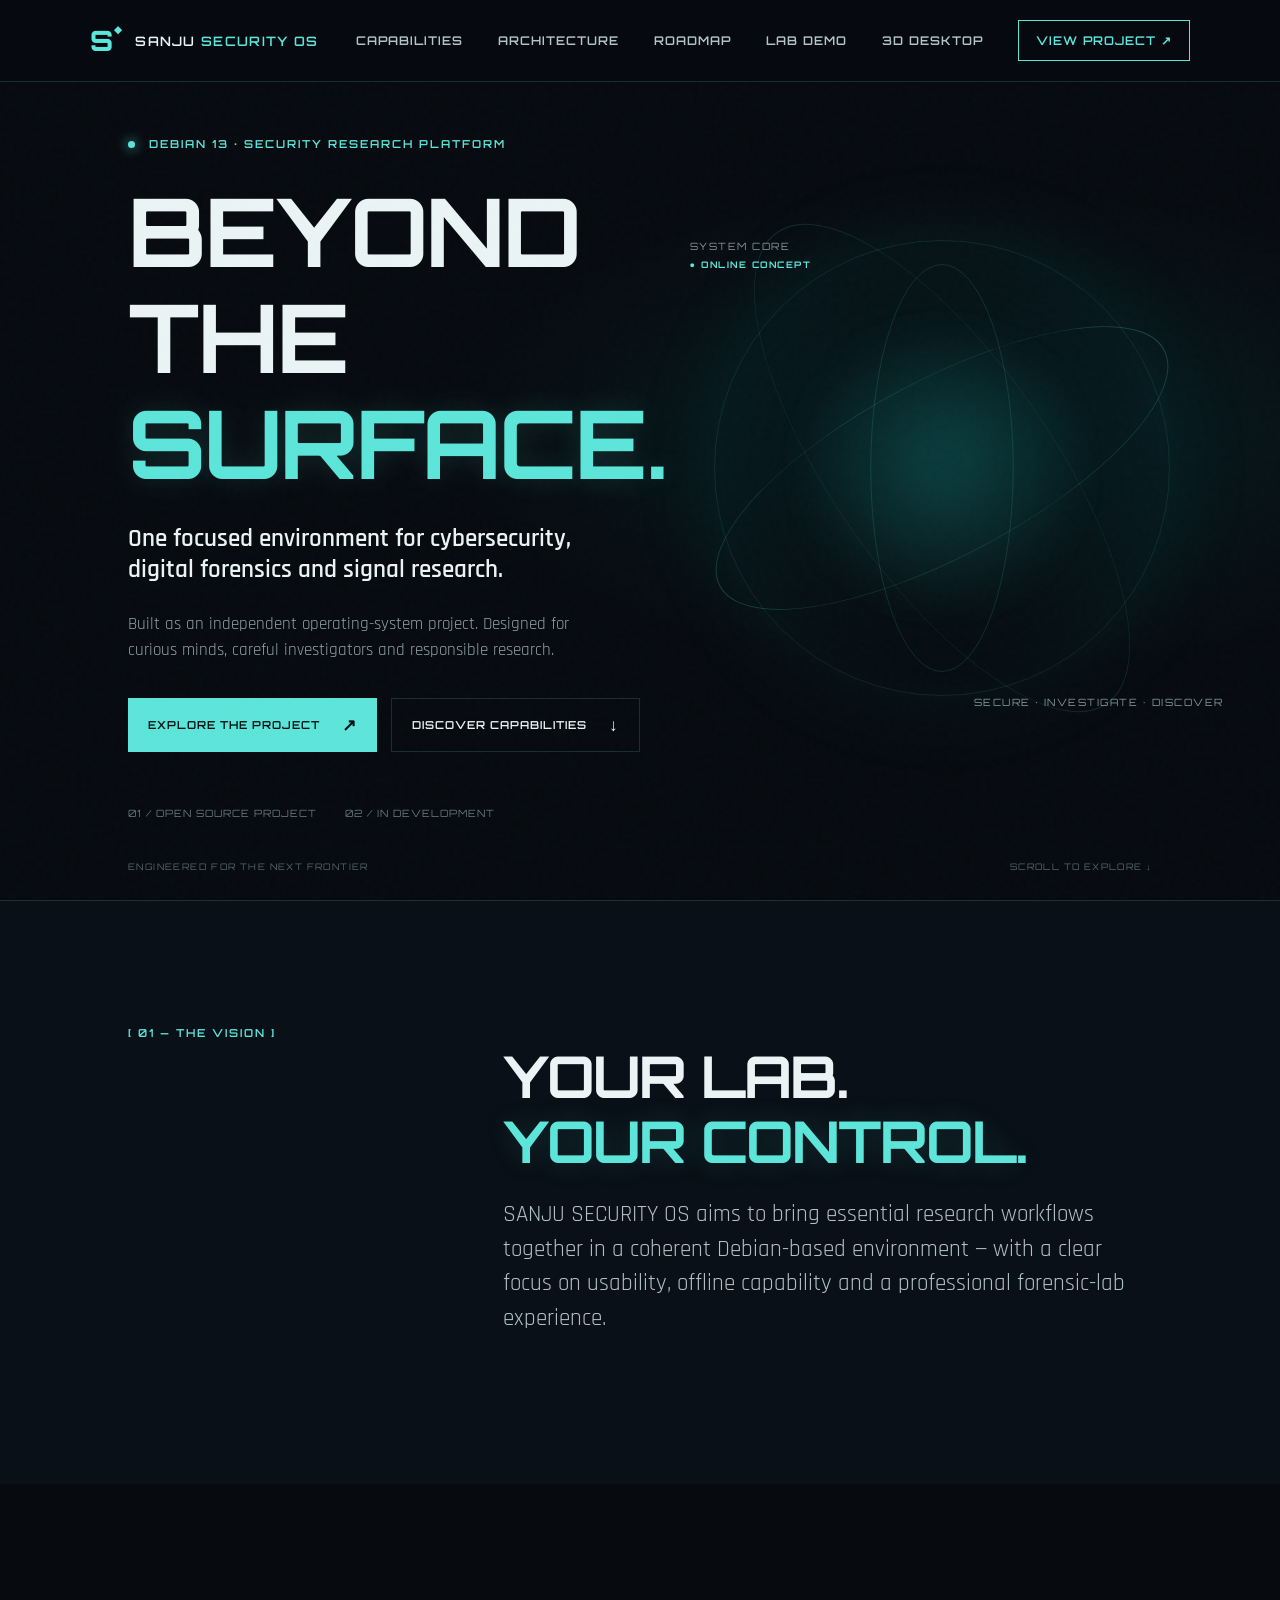
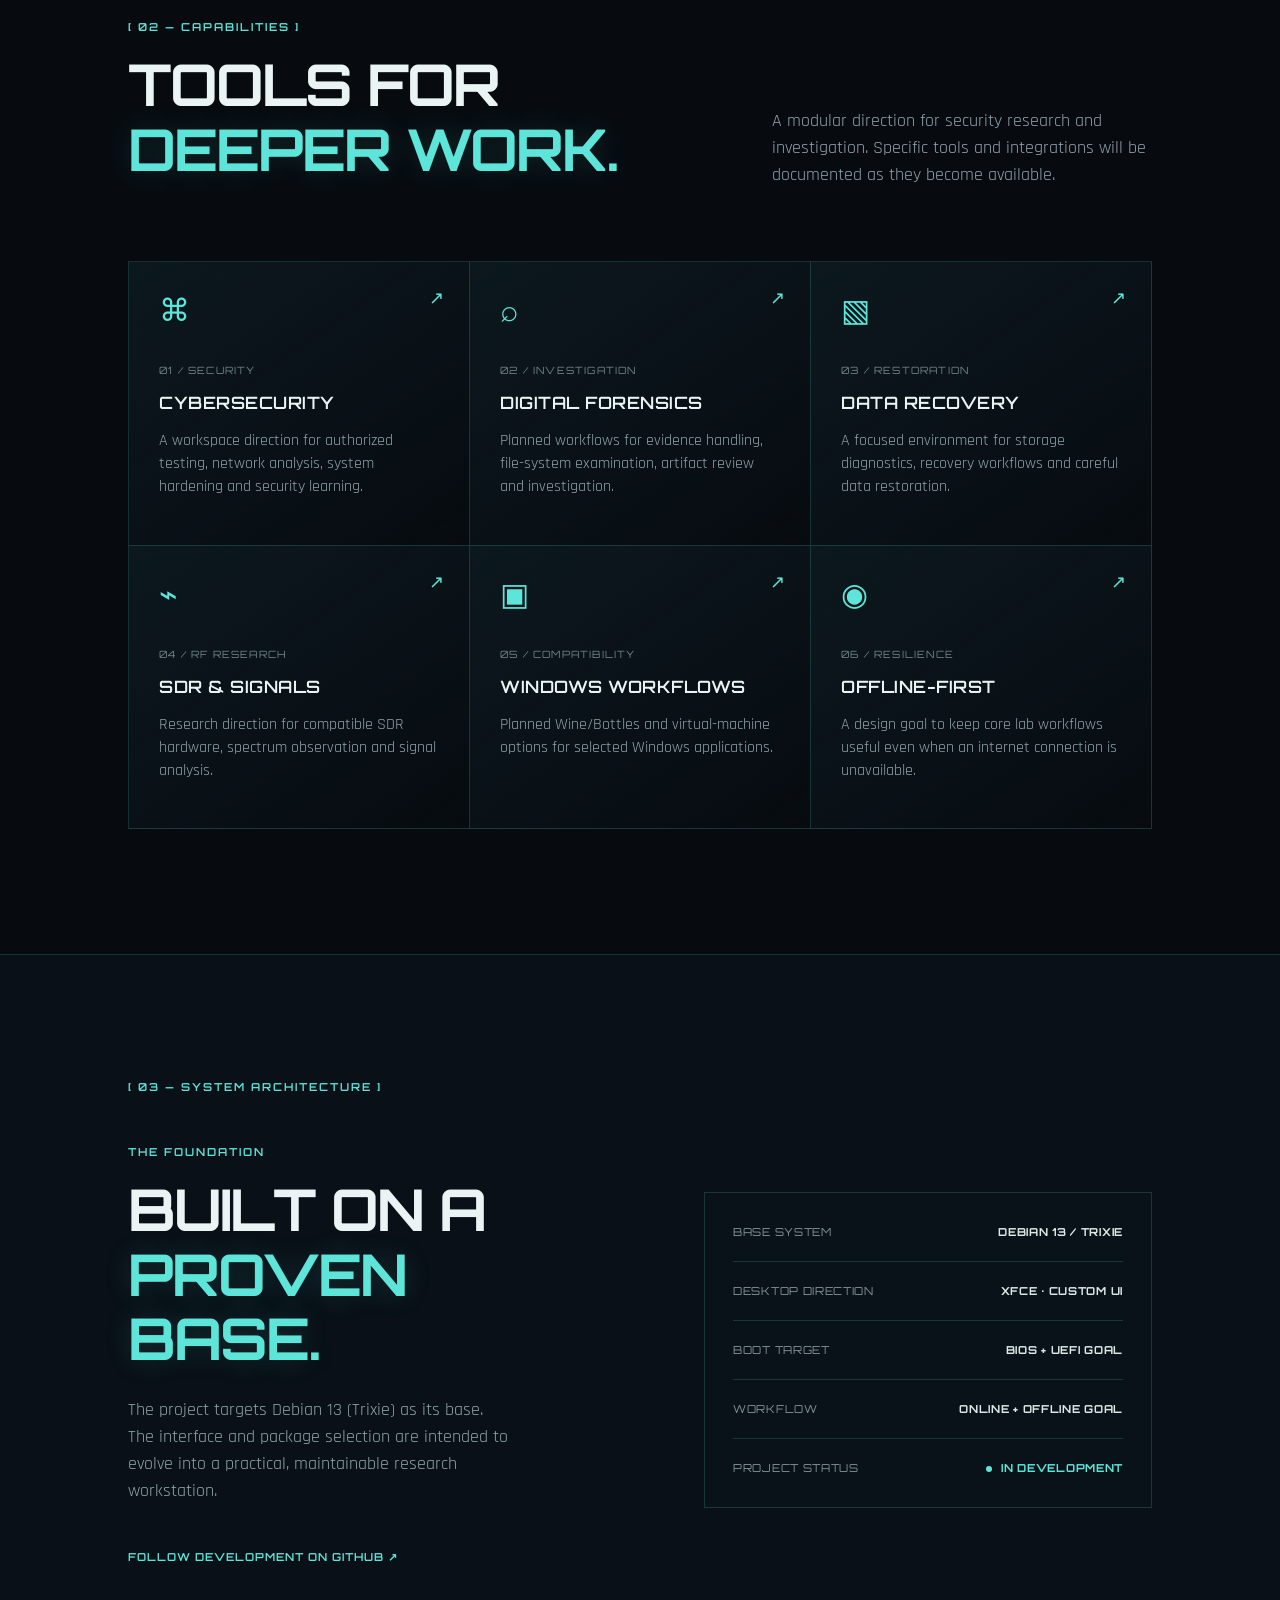
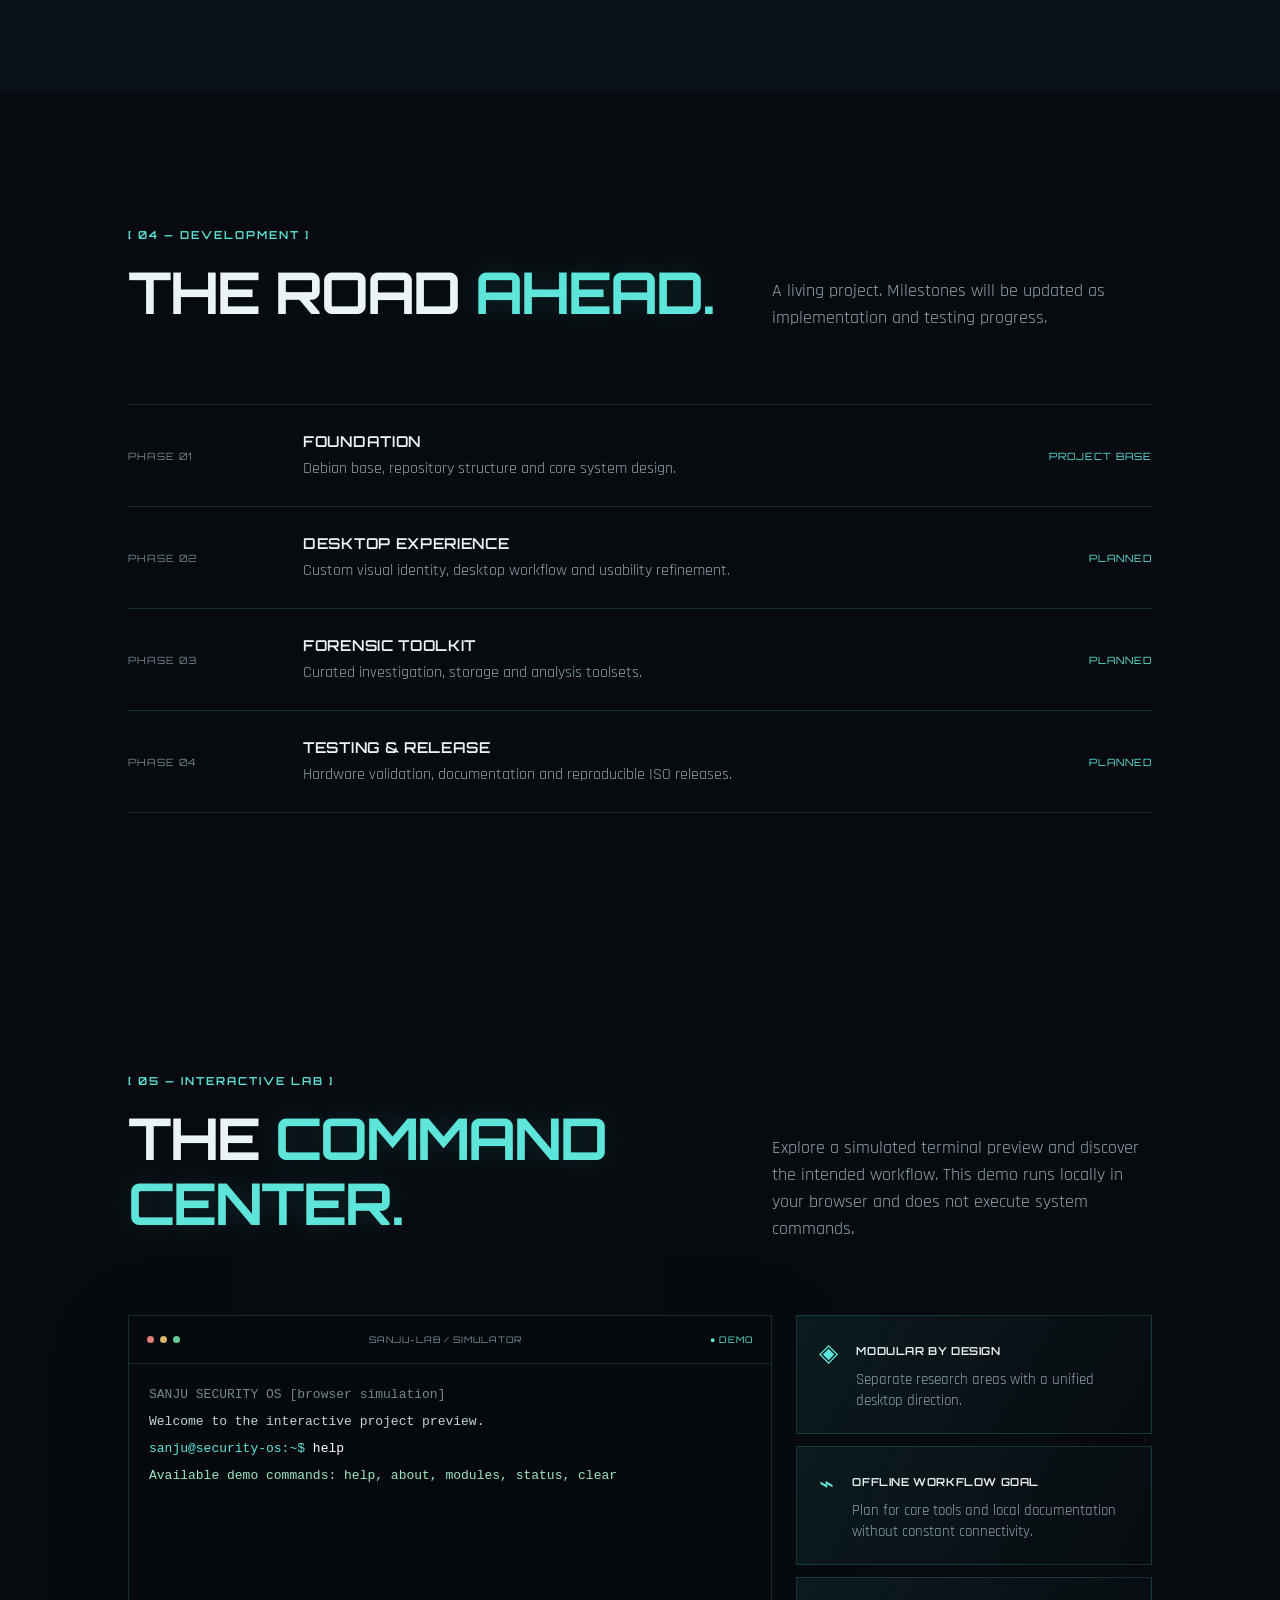
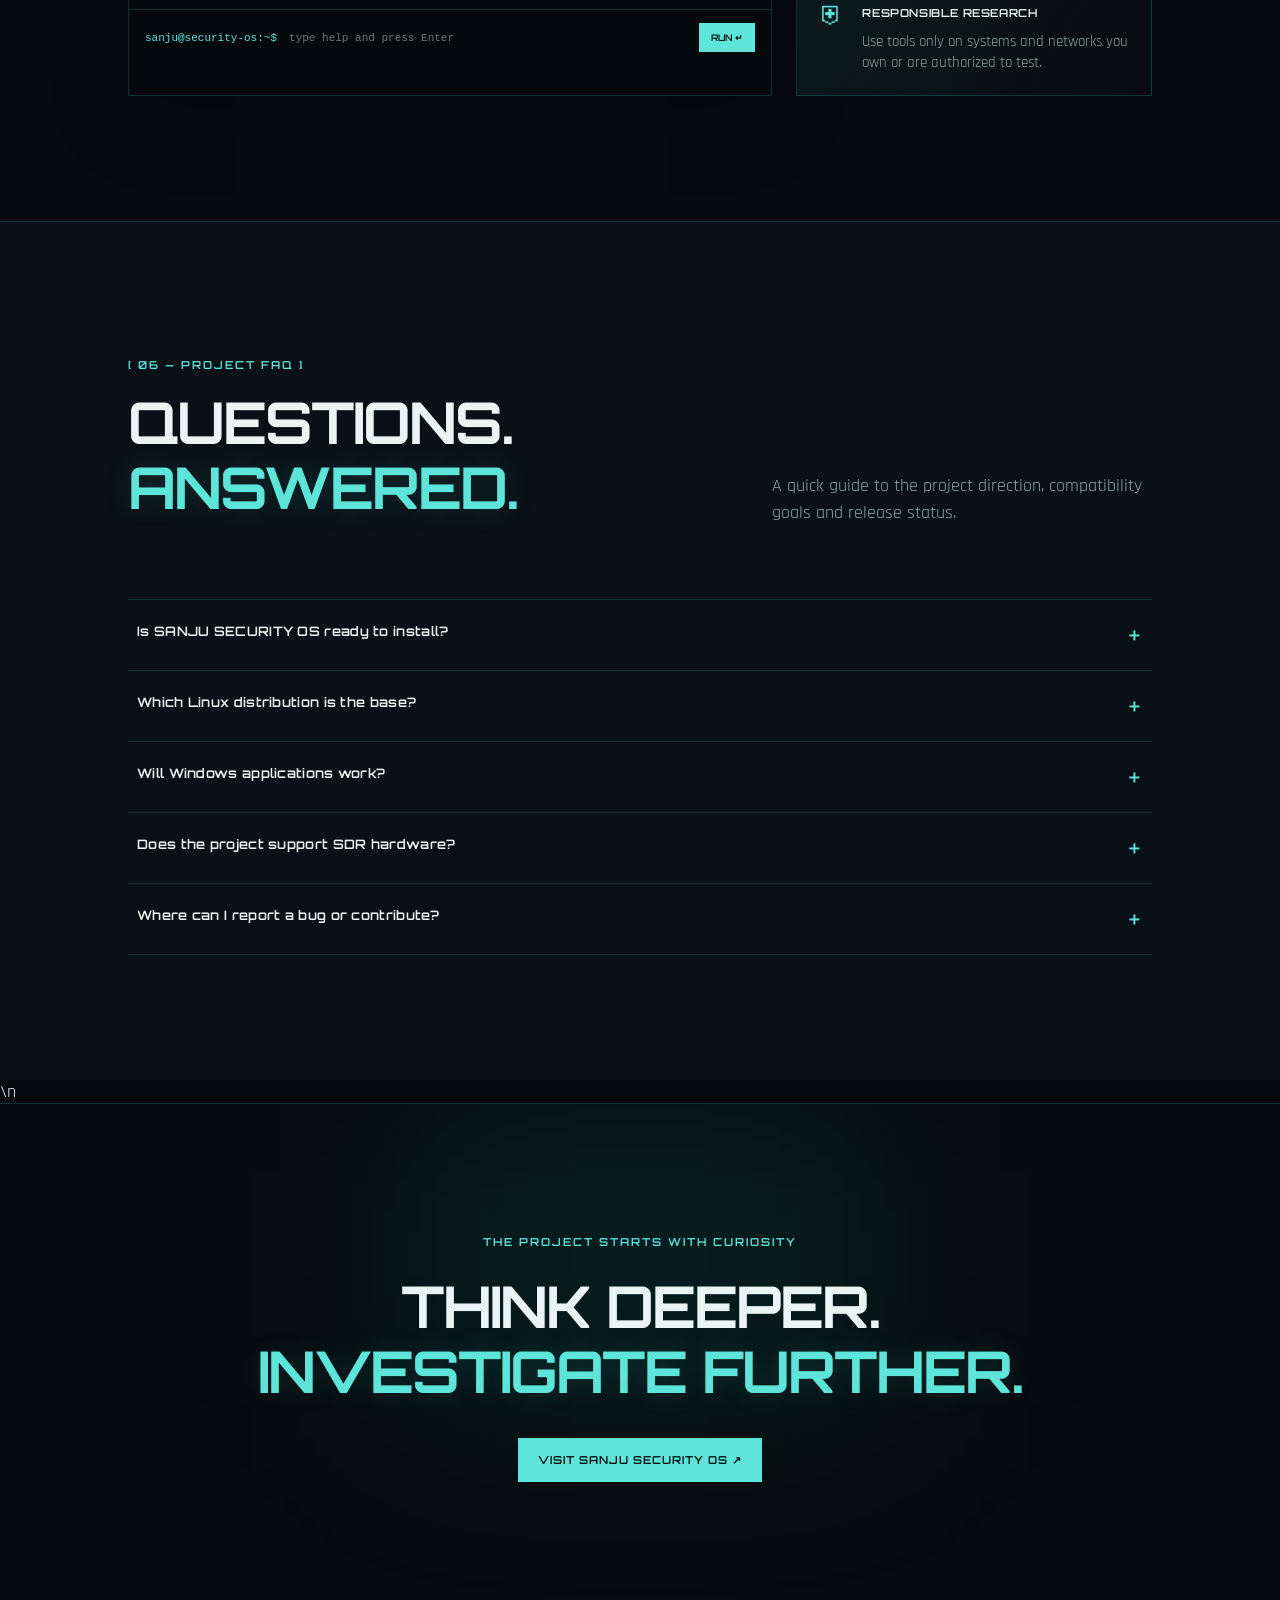
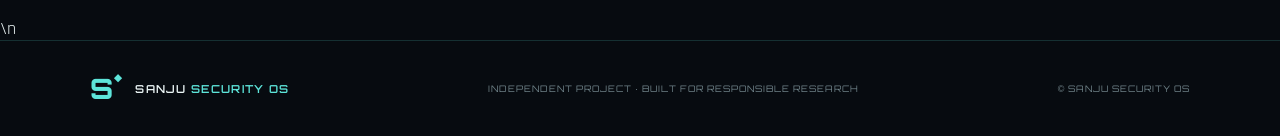
<file: index.html>
<!doctype html>
<html lang="en">
<head>
  <meta charset="utf-8">
  <meta name="viewport" content="width=device-width, initial-scale=1">
  <meta name="theme-color" content="#070b10">
  <meta name="description" content="SANJU SECURITY OS — a Debian 13-based cybersecurity, digital forensics and research workstation project.">
  <title>SANJU SECURITY OS | Beyond the Surface</title>
  <link rel="preconnect" href="https://fonts.googleapis.com">
  <link rel="preconnect" href="https://fonts.gstatic.com" crossorigin>
  <link href="https://fonts.googleapis.com/css2?family=Orbitron:wght@500;600;700;800&family=Rajdhani:wght@400;500;600;700&display=swap" rel="stylesheet">
  <link rel="stylesheet" href="style.css">
</head>
<body>
  <div class="noise" aria-hidden="true"></div>
  <header class="topbar">
    <a class="brand" href="#home" aria-label="SANJU SECURITY OS home"><span class="brand-mark">S<span>◆</span></span><span>SANJU <b>SECURITY OS</b></span></a>
    <button class="menu-toggle" aria-label="Toggle navigation" aria-expanded="false">☰</button>
    <nav class="nav">
      <a href="#features">CAPABILITIES</a><a href="#architecture">ARCHITECTURE</a><a href="#roadmap">ROADMAP</a><a href="#command-center">LAB DEMO</a><a href="desktop-lab.html">3D DESKTOP</a><a class="nav-cta" href="https://github.com/sanju-codes/SANJU-OS" target="_blank" rel="noreferrer">VIEW PROJECT ↗</a>
    </nav>
  </header>

  <main>
    <section class="hero" id="home">
      <div class="hero-grid"></div>
      <div class="hero-copy">
        <p class="eyebrow"><span class="pulse"></span> DEBIAN 13 · SECURITY RESEARCH PLATFORM</p>
        <h1>BEYOND<br>THE <em>SURFACE.</em></h1>
        <p class="hero-lead">One focused environment for cybersecurity, digital forensics and signal research.</p>
        <p class="hero-note">Built as an independent operating-system project. Designed for curious minds, careful investigators and responsible research.</p>
        <div class="hero-actions"><a class="button primary" href="https://github.com/sanju-codes/SANJU-OS" target="_blank" rel="noreferrer">EXPLORE THE PROJECT <span>↗</span></a><a class="button ghost" href="#features">DISCOVER CAPABILITIES <span>↓</span></a></div>
        <div class="hero-meta"><span>01 / OPEN SOURCE PROJECT</span><span>02 / IN DEVELOPMENT</span></div>
      </div>
      <div class="core-wrap" aria-label="Abstract animated security core illustration">
        <div class="orbit orbit-one"></div><div class="orbit orbit-two"></div><div class="orbit orbit-three"></div>
        <div class="core-halo"></div><canvas id="core-canvas" width="520" height="520"></canvas>
        <div class="core-label label-top">SYSTEM CORE <b>● ONLINE CONCEPT</b></div>
        <div class="core-label label-bottom">SECURE · INVESTIGATE · DISCOVER</div>
      </div>
      <div class="hero-bottom"><span>ENGINEERED FOR THE NEXT FRONTIER</span><span class="scroll-hint">SCROLL TO EXPLORE ↓</span></div>
    </section>

    <section class="intro section-pad">
      <div class="section-index">[ 01 — THE VISION ]</div>
      <div><h2>YOUR LAB.<br><em>YOUR CONTROL.</em></h2><p class="intro-text">SANJU SECURITY OS aims to bring essential research workflows together in a coherent Debian-based environment — with a clear focus on usability, offline capability and a professional forensic-lab experience.</p></div>
    </section>

    <section class="features section-pad" id="features">
      <div class="section-head"><div><p class="eyebrow">[ 02 — CAPABILITIES ]</p><h2>TOOLS FOR <em>DEEPER WORK.</em></h2></div><p class="section-desc">A modular direction for security research and investigation. Specific tools and integrations will be documented as they become available.</p></div>
      <div class="feature-grid">
        <article class="feature-card"><div class="feature-icon">⌘</div><span class="card-no">01 / SECURITY</span><h3>CYBERSECURITY</h3><p>A workspace direction for authorized testing, network analysis, system hardening and security learning.</p><span class="card-arrow">↗</span></article>
        <article class="feature-card"><div class="feature-icon">⌕</div><span class="card-no">02 / INVESTIGATION</span><h3>DIGITAL FORENSICS</h3><p>Planned workflows for evidence handling, file-system examination, artifact review and investigation.</p><span class="card-arrow">↗</span></article>
        <article class="feature-card"><div class="feature-icon">▧</div><span class="card-no">03 / RESTORATION</span><h3>DATA RECOVERY</h3><p>A focused environment for storage diagnostics, recovery workflows and careful data restoration.</p><span class="card-arrow">↗</span></article>
        <article class="feature-card"><div class="feature-icon">⌁</div><span class="card-no">04 / RF RESEARCH</span><h3>SDR &amp; SIGNALS</h3><p>Research direction for compatible SDR hardware, spectrum observation and signal analysis.</p><span class="card-arrow">↗</span></article>
        <article class="feature-card"><div class="feature-icon">▣</div><span class="card-no">05 / COMPATIBILITY</span><h3>WINDOWS WORKFLOWS</h3><p>Planned Wine/Bottles and virtual-machine options for selected Windows applications.</p><span class="card-arrow">↗</span></article>
        <article class="feature-card"><div class="feature-icon">◉</div><span class="card-no">06 / RESILIENCE</span><h3>OFFLINE-FIRST</h3><p>A design goal to keep core lab workflows useful even when an internet connection is unavailable.</p><span class="card-arrow">↗</span></article>
      </div>
    </section>

    <section class="architecture section-pad" id="architecture">
      <div class="section-index">[ 03 — SYSTEM ARCHITECTURE ]</div>
      <div class="architecture-content"><div><p class="eyebrow">THE FOUNDATION</p><h2>BUILT ON A<br><em>PROVEN BASE.</em></h2><p class="section-desc">The project targets Debian 13 (Trixie) as its base. The interface and package selection are intended to evolve into a practical, maintainable research workstation.</p><a class="text-link" href="https://github.com/sanju-codes/SANJU-OS" target="_blank" rel="noreferrer">FOLLOW DEVELOPMENT ON GITHUB ↗</a></div>
        <div class="spec-panel"><div class="spec-row"><span>BASE SYSTEM</span><b>DEBIAN 13 / TRIXIE</b></div><div class="spec-row"><span>DESKTOP DIRECTION</span><b>XFCE · CUSTOM UI</b></div><div class="spec-row"><span>BOOT TARGET</span><b>BIOS + UEFI GOAL</b></div><div class="spec-row"><span>WORKFLOW</span><b>ONLINE + OFFLINE GOAL</b></div><div class="spec-row"><span>PROJECT STATUS</span><b class="status"><i></i> IN DEVELOPMENT</b></div></div>
      </div>
    </section>

    <section class="roadmap section-pad" id="roadmap">
      <div class="section-head"><div><p class="eyebrow">[ 04 — DEVELOPMENT ]</p><h2>THE ROAD <em>AHEAD.</em></h2></div><p class="section-desc">A living project. Milestones will be updated as implementation and testing progress.</p></div>
      <div class="timeline"><div class="milestone"><span class="milestone-no">PHASE 01</span><div><h3>FOUNDATION</h3><p>Debian base, repository structure and core system design.</p></div><span class="milestone-state">PROJECT BASE</span></div><div class="milestone"><span class="milestone-no">PHASE 02</span><div><h3>DESKTOP EXPERIENCE</h3><p>Custom visual identity, desktop workflow and usability refinement.</p></div><span class="milestone-state">PLANNED</span></div><div class="milestone"><span class="milestone-no">PHASE 03</span><div><h3>FORENSIC TOOLKIT</h3><p>Curated investigation, storage and analysis toolsets.</p></div><span class="milestone-state">PLANNED</span></div><div class="milestone"><span class="milestone-no">PHASE 04</span><div><h3>TESTING &amp; RELEASE</h3><p>Hardware validation, documentation and reproducible ISO releases.</p></div><span class="milestone-state">PLANNED</span></div></div>
    </section>


    <section class="command-center section-pad" id="command-center">
      <div class="section-head"><div><p class="eyebrow">[ 05 — INTERACTIVE LAB ]</p><h2>THE <em>COMMAND CENTER.</em></h2></div><p class="section-desc">Explore a simulated terminal preview and discover the intended workflow. This demo runs locally in your browser and does not execute system commands.</p></div>
      <div class="lab-grid">
        <div class="terminal-card">
          <div class="terminal-top"><div class="terminal-dots"><i></i><i></i><i></i></div><span>SANJU-LAB / SIMULATOR</span><span class="terminal-live">● DEMO</span></div>
          <div class="terminal-body" id="terminal-output" aria-live="polite"><p><span class="term-muted">SANJU SECURITY OS [browser simulation]</span></p><p>Welcome to the interactive project preview.</p><p><span class="term-prompt">sanju@security-os:~$</span> <span class="term-command">help</span></p><p class="term-success">Available demo commands: help, about, modules, status, clear</p></div>
          <form class="terminal-input-row" id="terminal-form"><label for="terminal-input">sanju@security-os:~$</label><input id="terminal-input" autocomplete="off" spellcheck="false" placeholder="type help and press Enter" aria-label="Demo terminal command"><button type="submit">RUN ↵</button></form>
        </div>
        <div class="lab-side"><div class="lab-stat"><span class="lab-stat-icon">◈</span><div><b>MODULAR BY DESIGN</b><p>Separate research areas with a unified desktop direction.</p></div></div><div class="lab-stat"><span class="lab-stat-icon">⌁</span><div><b>OFFLINE WORKFLOW GOAL</b><p>Plan for core tools and local documentation without constant connectivity.</p></div></div><div class="lab-stat"><span class="lab-stat-icon">⛨</span><div><b>RESPONSIBLE RESEARCH</b><p>Use tools only on systems and networks you own or are authorized to test.</p></div></div></div>
      </div>
    </section>

    <section class="faq section-pad" id="faq">
      <div class="section-head"><div><p class="eyebrow">[ 06 — PROJECT FAQ ]</p><h2>QUESTIONS.<br><em>ANSWERED.</em></h2></div><p class="section-desc">A quick guide to the project direction, compatibility goals and release status.</p></div>
      <div class="faq-list">
        <details><summary>Is SANJU SECURITY OS ready to install?<span>＋</span></summary><p>The project is in development. Check the main OS repository for verified build instructions and published releases before attempting installation.</p></details>
        <details><summary>Which Linux distribution is the base?<span>＋</span></summary><p>The current project target is Debian 13 (Trixie). Desktop components and package selections may change as development progresses.</p></details>
        <details><summary>Will Windows applications work?<span>＋</span></summary><p>The direction is a hybrid approach using Wine/Bottles for suitable applications and a Windows virtual machine where full Windows compatibility is required. Compatibility is application- and hardware-dependent.</p></details>
        <details><summary>Does the project support SDR hardware?<span>＋</span></summary><p>SDR support is a planned research area. Device support depends on the hardware, drivers and selected software packages.</p></details>
        <details><summary>Where can I report a bug or contribute?<span>＋</span></summary><p>Visit the GitHub repository to review the project, open an issue or follow development updates.</p></details>
      </div>
    </section>
\n    <section class="closing"><div class="closing-glow"></div><p class="eyebrow">THE PROJECT STARTS WITH CURIOSITY</p><h2>THINK DEEPER.<br><em>INVESTIGATE FURTHER.</em></h2><a class="button primary" href="https://github.com/sanju-codes/SANJU-OS" target="_blank" rel="noreferrer">VISIT SANJU SECURITY OS ↗</a></section>
  </main>
  <button class="back-to-top" id="back-to-top" aria-label="Back to top">↑</button>\n  <footer><a class="brand" href="#home"><span class="brand-mark">S<span>◆</span></span><span>SANJU <b>SECURITY OS</b></span></a><p>INDEPENDENT PROJECT · BUILT FOR RESPONSIBLE RESEARCH</p><span>© <span id="year"></span> SANJU SECURITY OS</span></footer>
  <script src="main.js"></script>
</body>
</html>
</file>
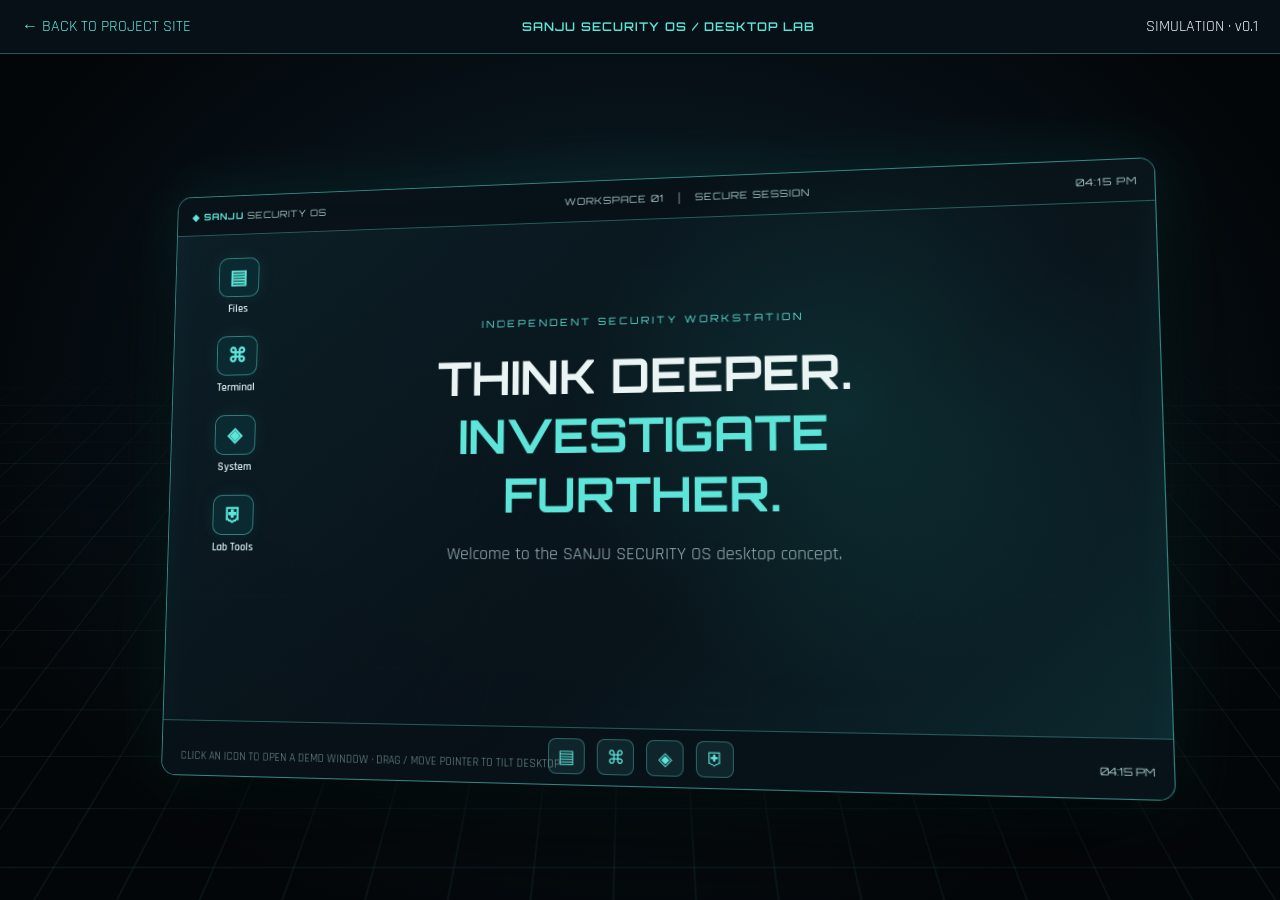
<file: desktop-lab.html>
<!doctype html>
<html lang="en"><head><meta charset="utf-8"><meta name="viewport" content="width=device-width,initial-scale=1"><meta name="theme-color" content="#070b10"><title>SANJU SECURITY OS — 3D Desktop Lab</title><link href="https://fonts.googleapis.com/css2?family=Orbitron:wght@500;600;700&family=Rajdhani:wght@400;500;600;700&display=swap" rel="stylesheet"><style>
:root{--cyan:#5de5da;--bg:#070b10;--panel:rgba(7,17,23,.88);--line:rgba(93,229,218,.35)}*{box-sizing:border-box}body{margin:0;background:#030609;color:#eaf4f4;font:16px Rajdhani,sans-serif;overflow:hidden}.top{height:54px;display:flex;align-items:center;justify-content:space-between;padding:0 22px;border-bottom:1px solid var(--line);background:#071017;position:relative;z-index:5}.brand{font:600 12px Orbitron;color:var(--cyan);letter-spacing:1px}.top a{color:var(--cyan);text-decoration:none}.scene{height:calc(100vh - 54px);display:grid;place-items:center;perspective:1100px;overflow:hidden;background:radial-gradient(ellipse at 50% 42%,#123238 0%,#071219 42%,#030609 78%)}.grid{position:absolute;inset:-30%;background-image:linear-gradient(#5de5da12 1px,transparent 1px),linear-gradient(90deg,#5de5da12 1px,transparent 1px);background-size:48px 48px;transform:rotateX(62deg) translateY(23%);mask-image:linear-gradient(transparent,#000 30%,#000 75%,transparent)}.desktop{width:min(1000px,88vw);height:min(610px,75vh);min-height:420px;position:relative;transform:rotateX(4deg) rotateY(-7deg);transform-style:preserve-3d;transition:transform .25s;border:1px solid #5de5da88;border-radius:15px;overflow:hidden;background:linear-gradient(140deg,#0d2028ee,#071017f2 60%,#09252bee);box-shadow:0 35px 100px #000c,0 0 65px #27d8cc25,inset 0 0 40px #5de5da0c}.desktop:before{content:"";position:absolute;inset:0;background:radial-gradient(circle at 70% 40%,#29e4d51d,transparent 35%),linear-gradient(120deg,transparent 40%,#5de5da09);pointer-events:none}.desk-head{height:42px;background:#061016d9;border-bottom:1px solid var(--line);display:flex;align-items:center;justify-content:space-between;padding:0 16px;font:10px Orbitron;letter-spacing:1px;color:#a8c4c5}.desk-head b{color:var(--cyan)}.desk-body{height:calc(100% - 98px);display:flex;position:relative;padding:24px}.icons{display:flex;flex-direction:column;gap:20px;width:92px;z-index:1}.app-icon{border:0;background:transparent;color:#d9eeee;font:600 12px Rajdhani;display:flex;flex-direction:column;align-items:center;gap:5px;cursor:pointer}.glyph{width:45px;height:42px;border:1px solid #5de5da77;background:#0b2930;border-radius:10px;display:grid;place-items:center;color:var(--cyan);font-size:21px;box-shadow:0 0 20px #5de5da14}.app-icon:hover .glyph{background:#12414a;box-shadow:0 0 20px #5de5da55}.welcome{position:absolute;left:50%;top:45%;transform:translate(-50%,-50%);text-align:center;width:min(520px,70%);pointer-events:none}.welcome small{font:10px Orbitron;letter-spacing:3px;color:var(--cyan)}.welcome h1{font:700 clamp(25px,4vw,48px) Orbitron;line-height:1.25;margin:16px 0}.welcome p{color:#9cb4b7;font-size:18px}.window{position:absolute;z-index:3;left:22%;top:14%;width:min(570px,72%);height:68%;min-height:220px;background:#071219f5;border:1px solid #5de5da88;border-radius:9px;box-shadow:0 25px 65px #000b;display:none;flex-direction:column}.window.open{display:flex}.winbar{height:38px;display:flex;justify-content:space-between;align-items:center;padding:0 12px;background:#10252b;border-bottom:1px solid var(--line);font:10px Orbitron;color:var(--cyan)}.winbar button{background:none;border:0;color:#d8ffff;font-size:19px;cursor:pointer}.wincontent{padding:18px;overflow:auto;color:#b9d0d1;line-height:1.5}.wincontent h2{font:600 16px Orbitron;color:#e8ffff}.wincontent code{color:var(--cyan)}.dock{height:56px;position:absolute;bottom:0;left:0;right:0;border-top:1px solid var(--line);background:#061016e8;display:flex;align-items:center;justify-content:center;gap:12px}.dock button{width:37px;height:35px;border:1px solid #5de5da55;border-radius:8px;background:#10252b;color:var(--cyan);font-size:18px;cursor:pointer}.dock button:hover{background:#17434a}.clock{position:absolute;right:17px;bottom:19px;color:#a9c5c7;font:10px Orbitron}.hint{position:absolute;bottom:12px;left:20px;color:#729094;font-size:12px}.toast{position:fixed;bottom:22px;right:22px;background:#0b2026;border:1px solid var(--line);padding:12px 16px;color:var(--cyan);border-radius:7px;opacity:0;transform:translateY(8px);transition:.2s;z-index:10}.toast.show{opacity:1;transform:none}@media(max-width:650px){.desktop{width:96vw;height:78vh;min-height:400px;transform:none}.desk-body{padding:12px}.icons{width:66px;gap:14px}.glyph{width:38px;height:36px}.app-icon{font-size:10px}.welcome{width:75%;left:58%}.window{left:8%;width:84%;top:12%;height:70%}.clock{font-size:8px}.hint{font-size:10px;max-width:45%}}@media(prefers-reduced-motion:reduce){*{transition:none!important}}
</style></head><body>
<header class="top"><a href="index.html">← BACK TO PROJECT SITE</a><span class="brand">SANJU SECURITY OS / DESKTOP LAB</span><span>SIMULATION · v0.1</span></header>
<main class="scene" id="scene"><div class="grid"></div><section class="desktop" id="desktop" aria-label="Interactive simulated operating system desktop">
<div class="desk-head"><span><b>◆ SANJU</b> SECURITY OS</span><span>WORKSPACE 01　│　SECURE SESSION</span><span id="headclock">--:--</span></div>
<div class="desk-body"><div class="icons">
<button class="app-icon" data-app="files"><span class="glyph">▤</span>Files</button>
<button class="app-icon" data-app="terminal"><span class="glyph">⌘</span>Terminal</button>
<button class="app-icon" data-app="about"><span class="glyph">◈</span>System</button>
<button class="app-icon" data-app="tools"><span class="glyph">⛨</span>Lab Tools</button>
</div><div class="welcome"><small>INDEPENDENT SECURITY WORKSTATION</small><h1>THINK DEEPER.<br><span style="color:var(--cyan)">INVESTIGATE FURTHER.</span></h1><p>Welcome to the SANJU SECURITY OS desktop concept.</p></div>
<section class="window" id="window" role="dialog" aria-modal="false" aria-labelledby="win-title"><div class="winbar"><span id="win-title">SYSTEM</span><button id="close" aria-label="Close window">×</button></div><div class="wincontent" id="wincontent"></div></section></div>
<div class="dock"><button data-app="files" title="Files">▤</button><button data-app="terminal" title="Terminal">⌘</button><button data-app="about" title="System">◈</button><button data-app="tools" title="Lab Tools">⛨</button></div><div class="hint">CLICK AN ICON TO OPEN A DEMO WINDOW · DRAG / MOVE POINTER TO TILT DESKTOP</div><div class="clock" id="clock">--:--</div>
</section></main><div class="toast" id="toast" role="status"></div>
<script>
(()=>{const desktop=document.getElementById('desktop'),win=document.getElementById('window'),title=document.getElementById('win-title'),content=document.getElementById('wincontent'),toast=document.getElementById('toast');const apps={
files:['FILE EXPLORER','<h2>Workspace</h2><p>▸ <code>/home/sanju/</code></p><p>　▸ Documents</p><p>　▸ Forensics-Lab</p><p>　▸ Recovery-Workspace</p><p>　▸ SDR-Research</p><p style="color:#78999b">Demo folders only — no real files are accessed.</p>'],
terminal:['SIMULATED TERMINAL','<h2>sanju@security-os:~$</h2><p><code>help</code>　Show available demo commands</p><p><code>about</code>　Project information</p><p><code>status</code>　Demo system status</p><p><code>whoami</code>　Show simulated user</p><p style="color:#78999b">This is a visual simulation. It does not run shell commands.</p>'],
about:['SYSTEM INFORMATION','<h2>SANJU SECURITY OS</h2><p>Base target: <code>Debian 13 (Trixie)</code></p><p>Focus: Cybersecurity · Digital Forensics · Data Recovery · SDR</p><p>Project state: <code>In development</code></p><p>Desktop: Futuristic custom interface concept</p>'],
tools:['RESEARCH TOOL CATEGORIES','<h2>LAB MODULES</h2><p>⛨　Cybersecurity &amp; network analysis</p><p>⌕　Digital forensics</p><p>▧　Storage &amp; data recovery</p><p>⌁　SDR / RF research</p><p>▣　Windows VM workflows</p><p style="color:#78999b">Conceptual categories; installed tools depend on future builds.</p>']};
document.querySelectorAll('[data-app]').forEach(btn=>btn.addEventListener('click',()=>{const key=btn.dataset.app;title.textContent=apps[key][0];content.innerHTML=apps[key][1];win.classList.add('open')}));
document.getElementById('close').addEventListener('click',()=>win.classList.remove('open'));
let timer;function showToast(msg){toast.textContent=msg;toast.classList.add('show');clearTimeout(timer);timer=setTimeout(()=>toast.classList.remove('show'),2200)}
const updateClock=()=>{const now=new Date();const t=now.toLocaleTimeString([],{hour:'2-digit',minute:'2-digit'});document.getElementById('clock').textContent=t;document.getElementById('headclock').textContent=t};updateClock();setInterval(updateClock,15000);
document.getElementById('scene').addEventListener('pointermove',e=>{if(matchMedia('(prefers-reduced-motion: reduce)').matches||innerWidth<650)return;const r=desktop.getBoundingClientRect(),x=(e.clientX-r.left)/r.width-.5,y=(e.clientY-r.top)/r.height-.5;desktop.style.transform='rotateX('+(4-y*5)+'deg) rotateY('+(-7+x*8)+'deg)'});
document.getElementById('scene').addEventListener('pointerleave',()=>desktop.style.transform=innerWidth<650?'none':'rotateX(4deg) rotateY(-7deg)');
document.addEventListener('keydown',e=>{if(e.key==='Escape')win.classList.remove('open')});
})();
</script></body></html>
</file>
<file: style.css>
:root{--bg:#070b10;--panel:#0b131b;--line:rgba(93,229,218,.17);--cyan:#5de5da;--white:#eaf4f4;--muted:#91a3aa;--font:'Rajdhani',sans-serif;--display:'Orbitron',sans-serif}*{box-sizing:border-box}html{scroll-behavior:smooth}body{margin:0;background:var(--bg);color:var(--white);font-family:var(--font);font-size:18px;overflow-x:hidden}a{color:inherit;text-decoration:none}.noise{position:fixed;inset:0;pointer-events:none;z-index:5;opacity:.035;background-image:url("data:image/svg+xml,%3Csvg viewBox='0 0 180 180' xmlns='http://www.w3.org/2000/svg'%3E%3Cfilter id='n'%3E%3CfeTurbulence type='fractalNoise' baseFrequency='.9' numOctaves='3' stitchTiles='stitch'/%3E%3C/filter%3E%3Crect width='100%25' height='100%25' filter='url(%23n)' opacity='.5'/%3E%3C/svg%3E")}.topbar{height:82px;padding:0 7vw;display:flex;align-items:center;justify-content:space-between;border-bottom:1px solid var(--line);position:absolute;z-index:10;width:100%;top:0;background:rgba(7,11,16,.76);backdrop-filter:blur(14px)}.brand{display:flex;align-items:center;gap:12px;font:600 13px var(--display);letter-spacing:1.3px}.brand b{color:var(--cyan);font-weight:600}.brand-mark{font:800 28px var(--display);color:var(--cyan);position:relative}.brand-mark span{font-size:10px;vertical-align:top}.nav{display:flex;align-items:center;gap:35px;font:600 12px var(--display);letter-spacing:1px;color:#b4c4c8}.nav a:hover,.text-link:hover{color:var(--cyan)}.nav-cta{border:1px solid var(--cyan);padding:12px 17px;color:var(--cyan)}.menu-toggle{display:none;background:none;border:0;color:var(--cyan);font-size:25px}.hero{min-height:760px;height:100vh;max-height:980px;position:relative;display:flex;align-items:center;padding:125px 10vw 80px;overflow:hidden}.hero-grid{position:absolute;inset:0;background-image:linear-gradient(rgba(93,229,218,.045) 1px,transparent 1px),linear-gradient(90deg,rgba(93,229,218,.045) 1px,transparent 1px);background-size:65px 65px;mask-image:linear-gradient(90deg,black,transparent 90%)}.hero:after{content:"";position:absolute;inset:0;background:radial-gradient(ellipse at 76% 48%,rgba(0,175,168,.12),transparent 37%),linear-gradient(90deg,var(--bg) 0%,rgba(7,11,16,.92) 40%,transparent 100%);pointer-events:none}.hero-copy{position:relative;z-index:2;width:55%;max-width:690px}.eyebrow,.section-index{font:600 11px var(--display);letter-spacing:2px;color:var(--cyan)}.pulse{display:inline-block;width:7px;height:7px;border-radius:50%;background:var(--cyan);box-shadow:0 0 12px var(--cyan);margin-right:9px}h1,h2{font-family:var(--display);font-weight:700;letter-spacing:-2px;line-height:1.12}h1{font-size:clamp(48px,7.4vw,100px);margin:27px 0}h1 em,h2 em{font-style:normal;color:var(--cyan);text-shadow:0 0 28px rgba(93,229,218,.16)}.hero-lead{font-size:25px;line-height:1.25;max-width:500px;font-weight:600}.hero-note{color:var(--muted);max-width:480px;line-height:1.55;font-size:17px}.hero-actions{display:flex;gap:14px;margin-top:34px;flex-wrap:wrap}.button{display:inline-flex;align-items:center;gap:22px;padding:15px 20px;font:600 11px var(--display);letter-spacing:1px;transition:.25s}.button span{font-size:17px}.primary{background:var(--cyan);color:#031012}.primary:hover{box-shadow:0 0 30px rgba(93,229,218,.3);transform:translateY(-3px)}.ghost{border:1px solid var(--line);color:var(--white)}.ghost:hover{border-color:var(--cyan);color:var(--cyan)}.hero-meta{display:flex;gap:28px;margin-top:55px;color:#65767c;font:10px var(--display);letter-spacing:1px}.core-wrap{position:absolute;width:min(48vw,600px);aspect-ratio:1;right:3vw;top:50%;transform:translateY(-47%);z-index:1}.core-wrap:before{content:"";position:absolute;inset:12%;border:1px solid rgba(93,229,218,.12);border-radius:50%;box-shadow:0 0 100px rgba(0,190,180,.08),inset 0 0 90px rgba(0,190,180,.06)}#core-canvas{position:absolute;width:100%;height:100%;inset:0}.orbit{position:absolute;border:1px solid rgba(93,229,218,.22);border-radius:50%;inset:8%;transform:rotate(-28deg) scaleY(.35)}.orbit-two{inset:2%;transform:rotate(55deg) scaleY(.38);border-color:rgba(93,229,218,.13)}.orbit-three{inset:16%;transform:rotate(90deg) scaleY(.35);border-color:rgba(93,229,218,.2)}.core-halo{position:absolute;inset:25%;border-radius:50%;background:radial-gradient(circle,rgba(40,226,211,.18),transparent 68%);filter:blur(18px)}.core-label{position:absolute;font:10px var(--display);letter-spacing:1.5px;color:#81969a}.core-label b{display:block;color:var(--cyan);font-size:9px;margin-top:7px}.label-top{top:12%;left:8%}.label-bottom{bottom:10%;right:3%}.hero-bottom{position:absolute;bottom:28px;left:10vw;right:10vw;display:flex;justify-content:space-between;color:#53666d;font:9px var(--display);letter-spacing:1.4px;z-index:2}.section-pad{padding:125px 10vw}.intro{display:grid;grid-template-columns:1fr 2fr;gap:50px;border-top:1px solid var(--line);background:#091017}.intro h2,.section-head h2,.architecture h2,.closing h2{font-size:clamp(34px,4.5vw,58px);margin:18px 0 25px}.intro-text{font-size:23px;line-height:1.5;color:#b0c0c4;max-width:760px}.section-head{display:flex;justify-content:space-between;align-items:end;gap:40px;margin-bottom:55px}.section-desc{max-width:380px;color:var(--muted);line-height:1.5}.feature-grid{display:grid;grid-template-columns:repeat(3,1fr);border-top:1px solid var(--line);border-left:1px solid var(--line)}.feature-card{min-height:260px;padding:30px;border-right:1px solid var(--line);border-bottom:1px solid var(--line);position:relative;background:linear-gradient(145deg,rgba(16,35,42,.55),rgba(7,11,16,.2));transition:.3s}.feature-card:hover{background:rgba(20,58,62,.42);transform:translateY(-4px)}.feature-icon{font-size:31px;color:var(--cyan);margin-bottom:25px}.card-no,.milestone-no{font:10px var(--display);letter-spacing:1.2px;color:#6f858a}.feature-card h3{font:600 17px var(--display);letter-spacing:.5px;margin:12px 0}.feature-card p{color:var(--muted);line-height:1.45;font-size:16px;max-width:290px}.card-arrow{position:absolute;right:25px;top:25px;color:var(--cyan)}.architecture{background:#091017;border-top:1px solid var(--line)}.architecture-content{display:grid;grid-template-columns:1fr 1fr;gap:10vw;align-items:center;margin-top:40px}.architecture h2{margin-top:18px}.text-link{display:inline-block;margin-top:28px;color:var(--cyan);font:600 11px var(--display);letter-spacing:1px}.spec-panel{border:1px solid var(--line);padding:10px 28px;background:rgba(8,19,25,.75)}.spec-row{display:flex;justify-content:space-between;gap:20px;padding:22px 0;border-bottom:1px solid var(--line);font:11px var(--display);letter-spacing:.7px}.spec-row:last-child{border:0}.spec-row span{color:#829398}.spec-row b{color:#dce9e9;text-align:right}.spec-row .status{color:var(--cyan)}.status i{display:inline-block;width:6px;height:6px;background:var(--cyan);border-radius:50%;margin-right:6px}.timeline{border-top:1px solid var(--line)}.milestone{display:grid;grid-template-columns:150px 1fr 150px;align-items:center;gap:25px;padding:27px 0;border-bottom:1px solid var(--line)}.milestone h3{font:600 15px var(--display);letter-spacing:.7px;margin:0 0 7px}.milestone p{margin:0;color:var(--muted);font-size:16px}.milestone-state{text-align:right;color:var(--cyan);font:10px var(--display);letter-spacing:1px}.closing{text-align:center;padding:120px 20px 135px;position:relative;overflow:hidden;border-top:1px solid var(--line)}.closing-glow{position:absolute;width:500px;height:300px;left:50%;top:0;transform:translateX(-50%);background:rgba(0,190,180,.1);filter:blur(100px);pointer-events:none}.closing>*:not(.closing-glow){position:relative}.closing h2{margin:25px 0 35px}footer{border-top:1px solid var(--line);padding:30px 7vw;display:flex;align-items:center;justify-content:space-between;gap:20px;color:#71848a;font:9px var(--display);letter-spacing:1px}footer .brand{color:var(--white);font-size:11px}footer p{margin:0;text-align:center}
@media(max-width:900px){.topbar{padding:0 6vw}.nav{gap:18px}.hero{padding-left:7vw;padding-right:7vw}.hero-copy{width:65%}.core-wrap{right:-13vw;opacity:.65}.section-pad{padding:95px 7vw}.feature-grid{grid-template-columns:repeat(2,1fr)}.hero-bottom{left:7vw;right:7vw}.intro{grid-template-columns:1fr;gap:15px}.architecture-content{gap:5vw}}
@media(max-width:640px){body{font-size:16px}.topbar{height:70px}.menu-toggle{display:block}.nav{display:none;position:absolute;top:69px;left:0;right:0;background:#081118;padding:22px 7vw 28px;flex-direction:column;align-items:stretch;border-bottom:1px solid var(--line)}.nav.open{display:flex}.nav a{padding:10px 0}.nav .nav-cta{text-align:center}.hero{height:auto;min-height:790px;padding:150px 7vw 100px;align-items:flex-start}.hero-copy{width:100%}.hero:after{background:linear-gradient(180deg,rgba(7,11,16,.1),var(--bg) 76%)}h1{font-size:clamp(48px,14vw,76px);margin:25px 0}.hero-lead{font-size:21px}.core-wrap{width:100vw;right:-28vw;top:57%;opacity:.33}.hero-meta{gap:12px;flex-wrap:wrap;margin-top:35px;font-size:8px}.hero-bottom{font-size:8px;bottom:20px}.section-pad{padding:78px 7vw}.section-head{display:block;margin-bottom:35px}.section-head .section-desc{margin-top:15px}.intro-text{font-size:19px}.feature-grid{grid-template-columns:1fr}.feature-card{min-height:220px;padding:25px}.architecture-content{grid-template-columns:1fr;gap:35px}.spec-panel{padding:5px 18px}.spec-row{font-size:9px}.milestone{grid-template-columns:75px 1fr;gap:12px;padding:22px 0}.milestone-state{grid-column:2;text-align:left;font-size:9px}.milestone h3{font-size:12px}.milestone p{font-size:14px}.closing{padding:85px 7vw 95px}footer{padding:28px 7vw;flex-wrap:wrap}footer p{order:3;width:100%;text-align:left}footer>span{font-size:8px}}
@media(prefers-reduced-motion:reduce){html{scroll-behavior:auto}*,*:before,*:after{animation-duration:.01ms!important;animation-iteration-count:1!important;transition-duration:.01ms!important}}

/* Interactive lab, FAQ and accessibility enhancements */
.lab-grid{display:grid;grid-template-columns:1.45fr .8fr;gap:24px;align-items:stretch}.terminal-card{border:1px solid var(--line);background:#05090d;box-shadow:0 20px 70px rgba(0,0,0,.25);min-width:0}.terminal-top{height:48px;border-bottom:1px solid var(--line);display:flex;align-items:center;justify-content:space-between;padding:0 18px;color:#789096;font:9px var(--display);letter-spacing:1px}.terminal-dots{display:flex;gap:6px}.terminal-dots i{width:7px;height:7px;border-radius:50%;background:#42656a}.terminal-dots i:first-child{background:#e17e79}.terminal-dots i:nth-child(2){background:#d7b66b}.terminal-dots i:nth-child(3){background:#66c99a}.terminal-live{color:var(--cyan)}.terminal-body{height:245px;overflow:auto;padding:20px;font:13px/1.7 ui-monospace,SFMono-Regular,monospace;color:#c2d3d3}.terminal-body p{margin:0 0 5px;overflow-wrap:anywhere}.term-muted{color:#71888c}.term-prompt{color:var(--cyan)}.term-command{color:#fff}.term-success{color:#9ce6c2}.term-error{color:#ff9c91}.terminal-input-row{display:flex;gap:10px;align-items:center;padding:13px 16px;border-top:1px solid var(--line);font:11px ui-monospace,monospace}.terminal-input-row label{color:var(--cyan);white-space:nowrap}.terminal-input-row input{flex:1;min-width:0;background:transparent;border:0;outline:0;color:#eaf4f4;font:inherit}.terminal-input-row button{background:var(--cyan);border:0;padding:9px 12px;color:#031012;font:600 9px var(--display);cursor:pointer}.lab-side{display:flex;flex-direction:column;justify-content:space-between;gap:12px}.lab-stat{display:flex;gap:18px;padding:22px;border:1px solid var(--line);background:linear-gradient(120deg,rgba(15,39,43,.55),rgba(7,11,16,.35));flex:1}.lab-stat-icon{font-size:25px;color:var(--cyan)}.lab-stat b{font:600 11px var(--display);letter-spacing:.6px}.lab-stat p{color:var(--muted);font-size:15px;line-height:1.4;margin:8px 0 0}.faq{background:#091017;border-top:1px solid var(--line)}.faq-list{border-top:1px solid var(--line)}.faq-list details{border-bottom:1px solid var(--line);padding:0 4px}.faq-list summary{cursor:pointer;list-style:none;padding:23px 5px;display:flex;justify-content:space-between;gap:20px;font:600 13px var(--display);letter-spacing:.3px}.faq-list summary::-webkit-details-marker{display:none}.faq-list summary span{color:var(--cyan);font-size:18px;transition:transform .2s}.faq-list details[open] summary span{transform:rotate(45deg)}.faq-list details p{color:var(--muted);line-height:1.6;max-width:780px;margin:0;padding:0 5px 24px}.back-to-top{position:fixed;right:22px;bottom:22px;z-index:20;width:42px;height:42px;border:1px solid var(--cyan);background:rgba(7,11,16,.88);color:var(--cyan);font-size:20px;cursor:pointer;opacity:0;pointer-events:none;transform:translateY(8px);transition:.2s}.back-to-top.visible{opacity:1;pointer-events:auto;transform:translateY(0)}.reveal{opacity:0;transform:translateY(18px);transition:opacity .65s ease,transform .65s ease}.reveal.is-visible{opacity:1;transform:none}a:focus-visible,button:focus-visible,input:focus-visible,summary:focus-visible{outline:2px solid var(--cyan);outline-offset:4px}
@media(max-width:760px){.lab-grid{grid-template-columns:1fr}.lab-side{display:grid;grid-template-columns:1fr}.terminal-body{height:220px}.terminal-input-row{flex-wrap:wrap}.terminal-input-row label{font-size:10px}.terminal-input-row input{font-size:12px}}
@media(prefers-reduced-motion:reduce){.reveal{opacity:1;transform:none;transition:none}}
</file>
